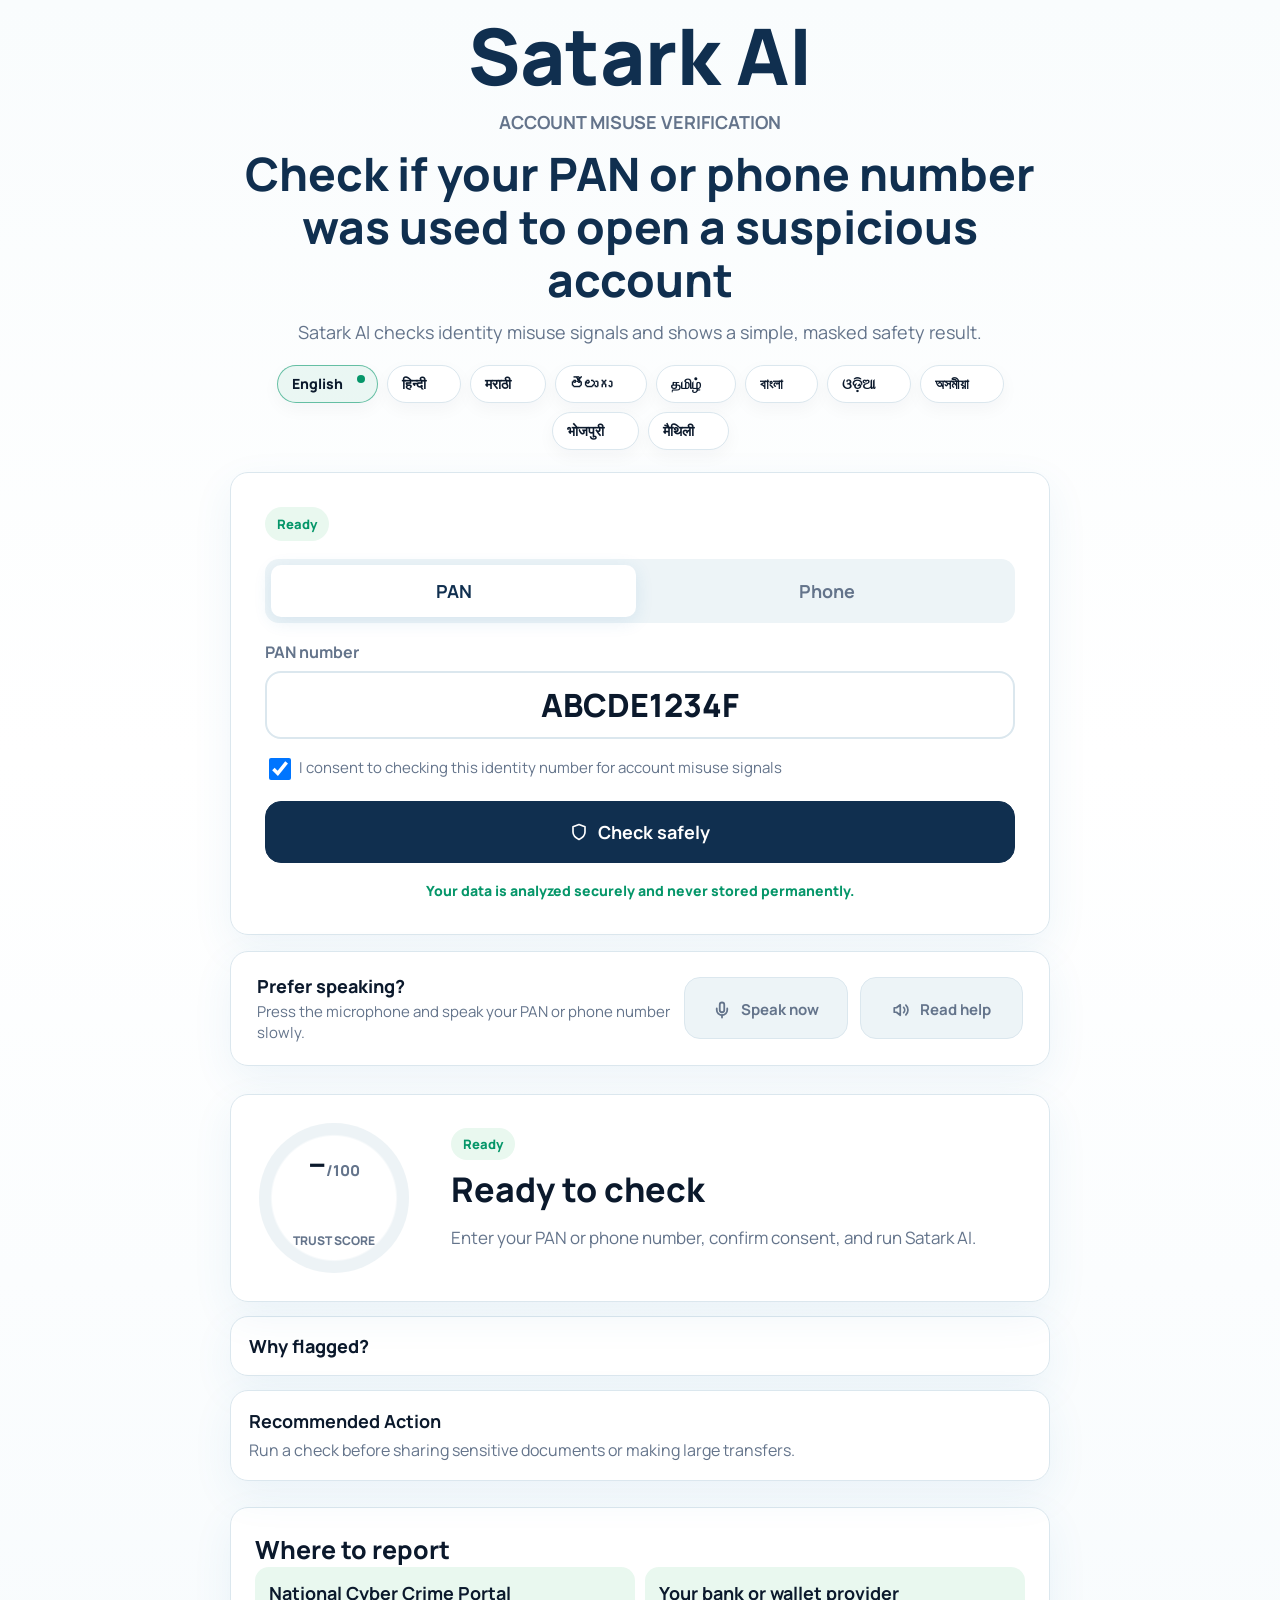
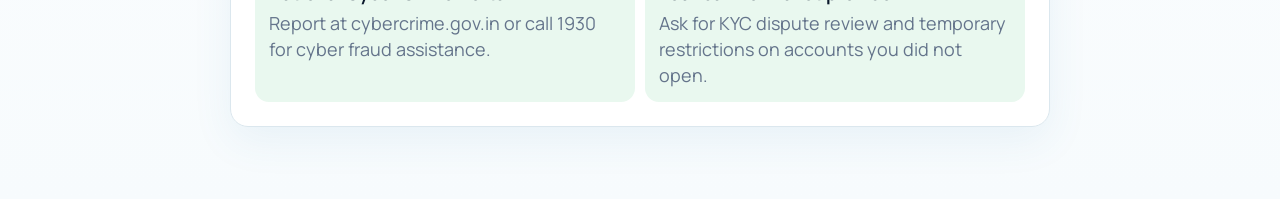
<file: frontend/selfcheck.html>
<!doctype html>
<html lang="en">
  <head>
    <meta charset="utf-8" />
    <meta name="viewport" content="width=device-width, initial-scale=1" />
    <title>Satark AI</title>
    <link rel="preconnect" href="https://fonts.googleapis.com" />
    <link rel="preconnect" href="https://fonts.gstatic.com" crossorigin />
    <link href="https://fonts.googleapis.com/css2?family=Manrope:wght@400;500;600;700;800&display=swap" rel="stylesheet" />
    <link rel="stylesheet" href="styles.css" />
  </head>
  <body class="selfcheck-page satark-page">
    <header class="satark-header">
      <div class="satark-brand">
        <h1 data-i18n="brandName">Satark AI</h1>
      </div>
      <div class="satark-header-actions">
      </div>
    </header>

    <main class="satark-shell">
      <section class="satark-detection">
        <div class="satark-hero-copy">
          <p class="eyebrow" data-i18n="misuseVerification">Account misuse verification</p>
          <h2 data-i18n="heroTitle">Check if your PAN or phone number was used to open a suspicious account</h2>
          <p data-i18n="heroBody">Satark AI checks identity misuse signals and shows a simple, masked safety result.</p>
          <div id="languagePills" class="satark-language-pills" aria-label="Regional language routing">
            <button type="button" data-language-pill="en">English</button>
            <button type="button" data-language-pill="hi">हिन्दी</button>
            <button type="button" data-language-pill="mr">मराठी</button>
            <button type="button" data-language-pill="te">తెలుగు</button>
            <button type="button" data-language-pill="ta">தமிழ்</button>
            <button type="button" data-language-pill="bn">বাংলা</button>
            <button type="button" data-language-pill="or">ଓଡ଼ିଆ</button>
            <button type="button" data-language-pill="as">অসমীয়া</button>
            <button type="button" data-language-pill="bho">भोजपुरी</button>
            <button type="button" data-language-pill="mai">मैथिली</button>
          </div>
        </div>

        <form id="identityCheckForm" class="satark-search-card">
          <span id="consumerStatusBadge" class="satark-inline-status">Ready</span>

          <div class="satark-tabs" role="tablist" aria-label="Identity type">
            <button class="active" type="button" data-identity-type="pan">PAN</button>
            <button type="button" data-identity-type="phone">Phone</button>
          </div>

          <label class="satark-input-label">
            <span id="identityInputLabel">PAN number</span>
            <input name="identifier" value="ABCDE1234F" autocomplete="off" inputmode="text" required />
          </label>

          <label class="satark-consent">
            <input name="consent" type="checkbox" checked />
            <span data-i18n="consentText">I consent to checking this identity number for account misuse signals</span>
          </label>

          <button class="satark-primary" type="submit">
            <span data-icon="shield"></span>
            <span data-i18n="runSelfCheck">Check safely</span>
          </button>

          <p class="satark-microcopy" data-i18n="privacyCopy">Your data is analyzed securely and never stored permanently.</p>
        </form>

        <div class="satark-voice-card">
          <div>
            <strong data-i18n="voiceTitle">Prefer speaking?</strong>
            <span id="voiceStatus" data-i18n="voiceReady">Press the microphone and speak your PAN or phone number slowly.</span>
          </div>
          <div class="voice-actions">
            <button id="startVoice" class="satark-voice-button" type="button">
              <span data-icon="mic"></span>
              <span data-i18n="speakNow">Speak now</span>
            </button>
            <button id="readHelp" class="satark-soft-button" type="button">
              <span data-icon="volume"></span>
              <span data-i18n="readHelp">Read help</span>
            </button>
          </div>
        </div>
      </section>

      <section id="resultSection" class="satark-result-section" aria-live="polite">
        <div id="identityCheckResult" class="satark-result-card is-empty">
          <div class="satark-score-ring" style="--score: 0">
            <strong>--<small>/100</small></strong>
            <span data-i18n="trustScore">Trust Score</span>
          </div>
          <div class="satark-result-copy">
            <span class="satark-risk-badge safe" data-i18n="ready">Ready</span>
            <h2 data-i18n="readyToCheck">Ready to check</h2>
            <p data-i18n="readyBody">Enter your PAN or phone number, confirm consent, and run Satark AI.</p>
          </div>
        </div>

        <details id="whyFlagged" class="satark-accordion">
          <summary data-i18n="whyFlagged">Why flagged?</summary>
          <ul id="flagReasons">
            <li data-i18n="noFlagYet">No check has been run yet.</li>
          </ul>
        </details>

        <div id="nextSteps" class="satark-recommendation">
          <strong data-i18n="recommendedAction">Recommended Action</strong>
          <span data-i18n="readyRecommendation">Run a check before sharing sensitive documents or making large transfers.</span>
        </div>

      </section>

      <section class="satark-help">
        <h2 data-i18n="contactHeading">Where to report</h2>
        <div class="satark-help-list">
          <article>
            <strong data-i18n="cyberPortal">National Cyber Crime Portal</strong>
            <p data-i18n="cyberDetail">Report at cybercrime.gov.in or call 1930 for cyber fraud assistance.</p>
          </article>
          <article>
            <strong data-i18n="bankContact">Your bank or wallet provider</strong>
            <p data-i18n="bankDetail">Ask for KYC dispute review and temporary restrictions on accounts you did not open.</p>
          </article>
        </div>
      </section>
    </main>

    <script src="config.js"></script>
    <script src="selfcheck.js"></script>
  </body>
</html>
</file>
<file: frontend/styles.css>
:root {
  color-scheme: light;
  --bg: #f6f7f4;
  --surface: #ffffff;
  --surface-soft: #eef3f0;
  --ink: #18201f;
  --muted: #66716d;
  --line: #d8ded9;
  --brand: #166064;
  --brand-2: #5f7f3b;
  --danger: #b73535;
  --danger-strong: #a92828;
  --warning: #b36b16;
  --success: #24714d;
  --hold: #2c4f7f;
  --shadow-sm: 0 1px 2px rgba(24, 32, 31, 0.06), 0 4px 14px rgba(24, 32, 31, 0.05);
  --shadow-md: 0 3px 8px rgba(24, 32, 31, 0.08), 0 12px 28px rgba(24, 32, 31, 0.07);
  --space: 16px;
  font-family: Inter, ui-sans-serif, system-ui, -apple-system, BlinkMacSystemFont, "Segoe UI", sans-serif;
}

* {
  box-sizing: border-box;
}

body {
  margin: 0;
  min-height: 100vh;
  background: var(--bg);
  color: var(--ink);
}

button {
  font: inherit;
}

a {
  text-decoration: none;
}

.app-header {
  display: flex;
  align-items: center;
  justify-content: space-between;
  gap: 20px;
  padding: 22px 28px;
  border-bottom: 1px solid var(--line);
  background: rgba(255, 255, 255, 0.92);
  box-shadow: 0 1px 10px rgba(24, 32, 31, 0.04);
  position: sticky;
  top: 0;
  z-index: 10;
}

.eyebrow {
  margin: 0 0 5px;
  color: var(--muted);
  font-size: 11px;
  font-weight: 700;
  letter-spacing: 0;
  text-transform: uppercase;
}

h1,
h2,
h3 {
  margin: 0;
  letter-spacing: 0;
}

h1 {
  font-size: clamp(24px, 4vw, 34px);
}

h2 {
  font-size: 19px;
  font-weight: 800;
}

h2 small {
  color: var(--muted);
  font-size: 12px;
  font-weight: 700;
  margin-left: 8px;
}

h3 {
  font-size: 14px;
}

.header-actions,
.panel-heading,
.segmented,
.text-button,
.primary-button {
  display: flex;
  align-items: center;
}

.header-actions {
  gap: 10px;
}

.live-pill {
  display: inline-flex;
  align-items: center;
  gap: 7px;
  min-height: 32px;
  border: 1px solid rgba(36, 113, 77, 0.28);
  border-radius: 999px;
  padding: 0 10px;
  color: var(--success);
  background: rgba(36, 113, 77, 0.1);
  font-size: 11px;
  font-weight: 900;
}

.live-pill i {
  width: 7px;
  height: 7px;
  border-radius: 50%;
  background: var(--success);
  box-shadow: 0 0 0 0 rgba(36, 113, 77, 0.45);
  animation: liveBlink 1.25s ease-out infinite;
}

.primary-button,
.text-button,
.icon-button,
.segmented button {
  border: 1px solid var(--line);
  background: var(--surface);
  color: var(--ink);
  border-radius: 6px;
  min-height: 38px;
  cursor: pointer;
}

.primary-button {
  gap: 8px;
  padding: 0 14px;
  background: var(--brand);
  border-color: var(--brand);
  color: #fff;
  font-weight: 700;
}

.text-button {
  gap: 7px;
  padding: 0 11px;
}

.icon-button {
  width: 40px;
  display: grid;
  place-items: center;
}

[data-icon] {
  width: 18px;
  height: 18px;
  display: inline-block;
  background: currentColor;
  mask-size: contain;
  mask-repeat: no-repeat;
  mask-position: center;
}

[data-icon="pause"] { mask-image: url("data:image/svg+xml,%3Csvg xmlns='http://www.w3.org/2000/svg' viewBox='0 0 24 24' fill='none' stroke='black' stroke-width='2.4' stroke-linecap='round'%3E%3Crect x='6' y='4' width='4' height='16'/%3E%3Crect x='14' y='4' width='4' height='16'/%3E%3C/svg%3E"); }
[data-icon="play"] { mask-image: url("data:image/svg+xml,%3Csvg xmlns='http://www.w3.org/2000/svg' viewBox='0 0 24 24' fill='black'%3E%3Cpath d='M8 5v14l11-7z'/%3E%3C/svg%3E"); }
[data-icon="zap"] { mask-image: url("data:image/svg+xml,%3Csvg xmlns='http://www.w3.org/2000/svg' viewBox='0 0 24 24' fill='black'%3E%3Cpath d='M13 2 3 14h7l-1 8 10-12h-7z'/%3E%3C/svg%3E"); }
[data-icon="check"] { mask-image: url("data:image/svg+xml,%3Csvg xmlns='http://www.w3.org/2000/svg' viewBox='0 0 24 24' fill='none' stroke='black' stroke-width='3' stroke-linecap='round' stroke-linejoin='round'%3E%3Cpath d='m20 6-11 11-5-5'/%3E%3C/svg%3E"); }
[data-icon="database"] { mask-image: url("data:image/svg+xml,%3Csvg xmlns='http://www.w3.org/2000/svg' viewBox='0 0 24 24' fill='none' stroke='black' stroke-width='2'%3E%3Cellipse cx='12' cy='5' rx='8' ry='3'/%3E%3Cpath d='M4 5v14c0 1.7 3.6 3 8 3s8-1.3 8-3V5'/%3E%3Cpath d='M4 12c0 1.7 3.6 3 8 3s8-1.3 8-3'/%3E%3C/svg%3E"); }
[data-icon="link"] { mask-image: url("data:image/svg+xml,%3Csvg xmlns='http://www.w3.org/2000/svg' viewBox='0 0 24 24' fill='none' stroke='black' stroke-width='2.4' stroke-linecap='round'%3E%3Cpath d='M10 13a5 5 0 0 0 7.1 0l2-2a5 5 0 0 0-7.1-7.1l-1.1 1.1'/%3E%3Cpath d='M14 11a5 5 0 0 0-7.1 0l-2 2A5 5 0 0 0 12 20.1l1.1-1.1'/%3E%3C/svg%3E"); }
[data-icon="activity"] { mask-image: url("data:image/svg+xml,%3Csvg xmlns='http://www.w3.org/2000/svg' viewBox='0 0 24 24' fill='none' stroke='black' stroke-width='2.3' stroke-linecap='round' stroke-linejoin='round'%3E%3Cpath d='M22 12h-4l-3 8-6-16-3 8H2'/%3E%3C/svg%3E"); }
[data-icon="shield"] { mask-image: url("data:image/svg+xml,%3Csvg xmlns='http://www.w3.org/2000/svg' viewBox='0 0 24 24' fill='none' stroke='black' stroke-width='2.2' stroke-linejoin='round'%3E%3Cpath d='M12 22s8-4 8-10V5l-8-3-8 3v7c0 6 8 10 8 10z'/%3E%3C/svg%3E"); }
[data-icon="refresh"] { mask-image: url("data:image/svg+xml,%3Csvg xmlns='http://www.w3.org/2000/svg' viewBox='0 0 24 24' fill='none' stroke='black' stroke-width='2.2' stroke-linecap='round' stroke-linejoin='round'%3E%3Cpath d='M21 12a9 9 0 0 1-15 6.7L3 16'/%3E%3Cpath d='M3 12a9 9 0 0 1 15-6.7L21 8'/%3E%3C/svg%3E"); }
[data-icon="mic"] { mask-image: url("data:image/svg+xml,%3Csvg xmlns='http://www.w3.org/2000/svg' viewBox='0 0 24 24' fill='none' stroke='black' stroke-width='2.4' stroke-linecap='round' stroke-linejoin='round'%3E%3Cpath d='M12 2a3 3 0 0 0-3 3v7a3 3 0 0 0 6 0V5a3 3 0 0 0-3-3Z'/%3E%3Cpath d='M19 10v2a7 7 0 0 1-14 0v-2'/%3E%3Cpath d='M12 19v3'/%3E%3C/svg%3E"); }
[data-icon="volume"] { mask-image: url("data:image/svg+xml,%3Csvg xmlns='http://www.w3.org/2000/svg' viewBox='0 0 24 24' fill='none' stroke='black' stroke-width='2.3' stroke-linecap='round' stroke-linejoin='round'%3E%3Cpath d='M11 5 6 9H3v6h3l5 4V5Z'/%3E%3Cpath d='M15.5 8.5a5 5 0 0 1 0 7'/%3E%3Cpath d='M18.5 5.5a9 9 0 0 1 0 13'/%3E%3C/svg%3E"); }
[data-icon="upload"] { mask-image: url("data:image/svg+xml,%3Csvg xmlns='http://www.w3.org/2000/svg' viewBox='0 0 24 24' fill='none' stroke='black' stroke-width='2.3' stroke-linecap='round' stroke-linejoin='round'%3E%3Cpath d='M12 16V4'/%3E%3Cpath d='m7 9 5-5 5 5'/%3E%3Cpath d='M20 16.5V20H4v-3.5'/%3E%3C/svg%3E"); }

.workspace {
  padding: 24px 28px 36px;
}

.metrics-strip {
  display: grid;
  grid-template-columns: repeat(5, minmax(0, 1fr));
  gap: var(--space);
  margin-bottom: var(--space);
}

.metrics-strip article,
.panel {
  background: var(--surface);
  border: 1px solid var(--line);
  border-radius: 8px;
  box-shadow: var(--shadow-sm);
  transition: transform 160ms ease, box-shadow 160ms ease, border-color 160ms ease;
}

.metrics-strip article {
  position: relative;
  padding: 18px;
  overflow: hidden;
}

.metrics-strip article:hover,
.panel:hover {
  transform: translateY(-1px);
  box-shadow: var(--shadow-md);
}

.risk-card::before {
  content: "";
  position: absolute;
  inset: 0;
  opacity: 0.14;
  pointer-events: none;
}

.risk-card.safe::before {
  background: #24714d;
}

.risk-card.review::before {
  background: #d89823;
}

.risk-card.freeze::before {
  background: #b73535;
}

.risk-card.prevented::before {
  background: #2c4f7f;
}

.risk-card.learning::before {
  background: #166064;
}

.risk-card.freeze,
.risk-card.prevented {
  animation: riskPulse 2.4s ease-in-out infinite;
}

.metrics-strip span,
.item-meta,
.alert-meta,
small {
  color: var(--muted);
  font-size: 12px;
}

.metrics-strip strong {
  position: relative;
  display: block;
  margin-top: 8px;
  font-size: 27px;
  line-height: 1.05;
}

.adaptive-ticker {
  display: flex;
  align-items: center;
  gap: 14px;
  margin-bottom: var(--space);
  padding: 16px 18px;
  border: 1px solid #b9d5d1;
  border-radius: 8px;
  background: #eff9f7;
  box-shadow: 0 0 0 0 rgba(22, 96, 100, 0.24);
  animation: fraudPulse 2s ease-in-out infinite;
}

.adaptive-ticker strong,
.adaptive-ticker span {
  display: block;
}

.adaptive-ticker span {
  color: var(--muted);
  font-size: 13px;
  margin-top: 3px;
}

.pulse-dot {
  width: 16px;
  height: 16px;
  border-radius: 50%;
  background: var(--brand);
  box-shadow: 0 0 0 0 rgba(22, 96, 100, 0.5);
  animation: dotPulse 1.25s ease-out infinite;
  flex: 0 0 auto;
}

.operations-grid {
  display: grid;
  grid-template-columns: minmax(320px, 1.25fr) minmax(300px, 0.8fr);
  gap: var(--space);
}

.ingest-panel {
  grid-column: 1 / -1;
}

.ingest-form,
.identity-form {
  display: grid;
}

.ingest-form {
  grid-template-columns: repeat(4, minmax(0, 1fr)) auto;
  gap: 12px;
  align-items: end;
  padding: 14px 16px 16px;
}

.ingest-form label,
.identity-form label {
  color: var(--muted);
  display: grid;
  gap: 6px;
  font-size: 12px;
  font-weight: 700;
}

.ingest-form input,
.ingest-form select,
.identity-form input {
  width: 100%;
  min-height: 38px;
  border: 1px solid var(--line);
  border-radius: 6px;
  background: #fff;
  color: var(--ink);
  font: inherit;
  padding: 0 10px;
}

.ingest-form button {
  justify-content: center;
  white-space: nowrap;
}

.identity-form {
  grid-template-columns: 150px minmax(180px, 1fr) minmax(190px, 0.9fr) auto;
  gap: 12px;
  align-items: end;
  padding: 14px 16px 16px;
}

.identity-type {
  align-self: end;
}

.consent-row {
  grid-template-columns: 18px 1fr;
  align-items: center;
  gap: 8px;
  min-height: 38px;
  color: var(--ink);
}

.consent-row input {
  min-height: auto;
}

.identity-result {
  margin: 0 16px 14px;
  border: 1px solid var(--line);
  border-radius: 7px;
  background: var(--surface-soft);
  padding: 13px;
}

.identity-result.review {
  border-color: rgba(179, 107, 22, 0.34);
  background: rgba(179, 107, 22, 0.08);
}

.identity-result.urgent {
  border-color: rgba(169, 40, 40, 0.34);
  background: rgba(169, 40, 40, 0.08);
}

.identity-result.clear {
  border-color: rgba(36, 113, 77, 0.26);
  background: rgba(36, 113, 77, 0.08);
}

.identity-result strong,
.identity-result span {
  display: block;
}

.identity-result span,
.identity-result li span,
.identity-history-item span {
  color: var(--muted);
  font-size: 12px;
  line-height: 1.45;
}

.identity-result ul {
  margin: 10px 0 0;
  padding-left: 18px;
}

.identity-result li + li {
  margin-top: 8px;
}

.identity-history {
  display: grid;
  grid-template-columns: repeat(2, minmax(0, 1fr));
  gap: 8px;
  padding: 0 16px 16px;
}

.identity-history-item {
  border: 1px solid var(--line);
  border-radius: 7px;
  background: #fff;
  padding: 10px;
}

.identity-history-item.review {
  border-color: rgba(179, 107, 22, 0.28);
}

.identity-history-item.urgent {
  border-color: rgba(169, 40, 40, 0.32);
}

.selfcheck-page {
  background:
    linear-gradient(180deg, #f8faf7 0, #eef5f2 100%);
  font-size: 18px;
}

.selfcheck-header {
  position: static;
}

.selfcheck-shell {
  width: min(1180px, calc(100% - 32px));
  margin: 0 auto;
  padding: 24px 0 40px;
}

.selfcheck-intro {
  display: grid;
  grid-template-columns: minmax(0, 1fr) minmax(260px, 0.45fr);
  gap: 24px;
  align-items: end;
  margin-bottom: 18px;
}

.selfcheck-intro h2 {
  max-width: 760px;
  font-size: clamp(28px, 5vw, 46px);
  line-height: 1.05;
}

.selfcheck-intro p {
  max-width: 720px;
  color: var(--muted);
  font-size: 18px;
  line-height: 1.6;
}

.language-picker {
  display: flex;
  align-items: center;
  gap: 8px;
  color: var(--muted);
  font-size: 13px;
  font-weight: 800;
}

.language-picker select {
  min-height: 42px;
  border: 1px solid var(--line);
  border-radius: 6px;
  background: #fff;
  color: var(--ink);
  font: inherit;
  padding: 0 10px;
}

.selfcheck-trust-strip {
  display: grid;
  gap: 8px;
}

.selfcheck-trust-strip span {
  display: flex;
  justify-content: space-between;
  gap: 14px;
  border: 1px solid var(--line);
  border-radius: 7px;
  background: #fff;
  color: var(--muted);
  padding: 12px 14px;
  font-size: 15px;
}

.selfcheck-trust-strip strong {
  color: var(--ink);
}

.selfcheck-grid {
  display: grid;
  grid-template-columns: minmax(0, 1fr);
  gap: var(--space);
  max-width: 820px;
  margin: 0 auto;
}

.voice-panel {
  display: flex;
  align-items: center;
  justify-content: space-between;
  gap: 16px;
  padding: 18px;
  margin-bottom: var(--space);
  background: #fff;
}

.voice-copy {
  display: grid;
  gap: 5px;
}

.voice-copy span {
  color: var(--muted);
  font-size: 16px;
  line-height: 1.45;
}

.voice-actions {
  display: flex;
  gap: 10px;
  flex-wrap: wrap;
}

.voice-button {
  display: inline-flex;
  align-items: center;
  justify-content: center;
  gap: 10px;
  min-height: 56px;
  border: 1px solid var(--danger-strong);
  border-radius: 8px;
  background: var(--danger-strong);
  color: #fff;
  cursor: pointer;
  font: inherit;
  font-weight: 900;
  padding: 0 20px;
}

.voice-button.listening {
  animation: blinkSeverity 1s steps(2, jump-none) infinite;
}

.large-touch {
  min-height: 56px;
  font-weight: 800;
}

.selfcheck-form {
  display: grid;
  gap: 16px;
  padding: 20px;
}

.selfcheck-form label {
  color: var(--muted);
  display: grid;
  gap: 7px;
  font-size: 16px;
  font-weight: 800;
}

.selfcheck-form input {
  width: 100%;
  min-height: 58px;
  border: 1px solid var(--line);
  border-radius: 6px;
  background: #fff;
  color: var(--ink);
  font: inherit;
  padding: 0 14px;
  font-size: 22px;
}

.selfcheck-form .primary-button {
  justify-content: center;
  min-height: 58px;
  font-size: 19px;
}

.selfcheck-result {
  min-height: 210px;
  margin: 18px;
  display: grid;
  align-content: center;
  gap: 8px;
}

.next-steps {
  margin: 0 18px 18px;
  border: 1px solid var(--line);
  border-radius: 7px;
  background: #fff;
  padding: 15px;
}

.next-steps.review {
  border-color: rgba(179, 107, 22, 0.34);
}

.next-steps.urgent {
  border-color: rgba(169, 40, 40, 0.34);
}

.next-steps strong,
.next-steps span {
  display: block;
}

.next-steps span {
  color: var(--muted);
  font-size: 16px;
  line-height: 1.45;
  margin-top: 4px;
}

.selfcheck-history {
  grid-template-columns: 1fr;
  padding: 18px;
}

.guidance-list {
  display: grid;
  gap: 1px;
  background: var(--line);
}

.guidance-list article {
  display: grid;
  grid-template-columns: 24px 1fr;
  gap: 12px;
  background: #fff;
  padding: 16px 18px;
}

.guidance-list [data-icon] {
  color: var(--brand);
}

.guidance-list p {
  color: var(--muted);
  font-size: 16px;
  line-height: 1.45;
  margin: 4px 0 0;
}

.report-contacts {
  display: grid;
  gap: 8px;
  margin-top: 12px;
}

.report-contacts li {
  line-height: 1.4;
}

.satark-page {
  --satark-bg: #fbfcfd;
  --satark-blue: #102f4f;
  --satark-blue-soft: #edf4f7;
  --satark-green: #059669;
  --satark-green-soft: #e9f8ef;
  --satark-ink: #0b192c;
  --satark-muted: #64748b;
  --satark-line: #dbe7ee;
  --satark-display-font: "Manrope", "Segoe UI Variable Display", "Segoe UI", "Noto Sans", "Noto Sans Devanagari", "Noto Sans Bengali", "Noto Sans Tamil", "Noto Sans Telugu", Arial, sans-serif;
  --satark-body-font: "Manrope", "Segoe UI Variable Text", "Segoe UI", "Noto Sans", "Noto Sans Devanagari", "Noto Sans Bengali", "Noto Sans Tamil", "Noto Sans Telugu", Arial, sans-serif;
  background: var(--satark-bg);
  color: var(--satark-ink);
  font-family: var(--satark-body-font);
}

.satark-header {
  display: flex;
  flex-direction: column;
  align-items: center;
  gap: 16px;
  width: min(900px, calc(100% - 32px));
  margin: 0 auto;
  padding: 18px 0 0;
  text-align: center;
}

.satark-brand {
  display: flex;
  justify-content: center;
  width: 100%;
  text-align: center;
}

.satark-header h1 {
  display: block;
  width: 100%;
  max-width: 100%;
  font-family: var(--satark-display-font);
  font-size: 72px;
  font-weight: 800;
  letter-spacing: 0;
  line-height: 0.96;
  margin: 0 auto;
  text-align: center;
}

.satark-header-actions {
  display: flex;
  align-items: center;
  gap: 12px;
  flex-wrap: wrap;
  justify-self: center;
}

.satark-header-actions:empty {
  display: none;
}

.satark-status,
.satark-inline-status {
  display: inline-flex;
  align-items: center;
  width: fit-content;
  min-height: 34px;
  border-radius: 999px;
  background: var(--satark-green-soft);
  color: var(--satark-green);
  font-size: 13px;
  font-weight: 900;
  padding: 0 12px;
}

.satark-status.danger,
.satark-inline-status.danger {
  background: #fff0f0;
  color: #b04444;
}

.satark-inline-status.watch {
  background: #fff5df;
  color: #9b6817;
}

.satark-shell {
  width: min(900px, calc(100% - 24px));
  margin: 0 auto;
  padding: 0 0 36px;
}

.satark-detection {
  display: grid;
  align-content: start;
  justify-items: center;
  gap: 16px;
  padding: 0 0 26px;
}

.satark-hero-copy {
  display: grid;
  justify-items: center;
  max-width: 760px;
  width: 100%;
  margin: 0 auto;
  text-align: center;
}

.satark-page .eyebrow {
  display: inline-flex;
  justify-content: center;
  width: max-content;
  max-width: 100%;
  font-weight: 700;
  text-align: center;
  margin: 0 auto 10px;
}

.satark-page strong,
.satark-page h2,
.satark-page label {
  letter-spacing: 0;
}

.satark-hero-copy h2 {
  font-family: var(--satark-display-font);
  width: 100%;
  font-size: 42px;
  line-height: 1.16;
  font-weight: 760;
  margin: 0 auto;
  text-align: center;
}

.satark-hero-copy p {
  color: var(--satark-muted);
  font-size: 18px;
  line-height: 1.55;
  margin: 12px auto 0;
  max-width: 650px;
  text-align: center;
}

.satark-language-pills {
  display: flex;
  flex-wrap: wrap;
  justify-content: center;
  gap: 9px;
  margin-top: 18px;
}

.satark-language-pills button {
  position: relative;
  min-height: 38px;
  border: 1px solid var(--satark-line);
  border-radius: 999px;
  background: #fff;
  color: var(--satark-ink);
  cursor: pointer;
  font: inherit;
  font-size: 14px;
  font-weight: 850;
  padding: 0 34px 0 14px;
  box-shadow: 0 6px 18px rgba(11, 25, 44, 0.04);
  transition: transform 180ms ease, border-color 180ms ease, box-shadow 180ms ease, background 180ms ease;
}

.satark-language-pills button:hover {
  transform: translateY(-2px);
  border-color: rgba(11, 25, 44, 0.72);
  box-shadow: 0 12px 24px rgba(11, 25, 44, 0.08);
}

.satark-language-pills button::after {
  content: "";
  position: absolute;
  top: 9px;
  right: 12px;
  width: 8px;
  height: 8px;
  border-radius: 999px;
  background: var(--satark-green);
  opacity: 0;
  transform: scale(0.6);
  transition: opacity 180ms ease, transform 180ms ease;
}

.satark-language-pills button.active {
  border-color: rgba(5, 150, 105, 0.55);
  background: linear-gradient(180deg, #fff, rgba(233, 248, 239, 0.8));
}

.satark-language-pills button.active::after {
  opacity: 1;
  transform: scale(1);
}

.satark-search-card,
.satark-result-card,
.satark-accordion,
.satark-recommendation,
.satark-upload-section,
.satark-help,
.satark-voice-card {
  border: 1px solid var(--satark-line);
  border-radius: 18px;
  background: rgba(255, 255, 255, 0.96);
  box-shadow: 0 14px 40px rgba(45, 127, 184, 0.08);
}

.satark-search-card {
  display: grid;
  gap: 18px;
  width: min(820px, 100%);
  margin: 0 auto;
  padding: clamp(18px, 4vw, 30px);
}

.satark-tabs {
  display: grid;
  grid-template-columns: 1fr 1fr;
  gap: 8px;
  padding: 6px;
  border-radius: 14px;
  background: var(--satark-blue-soft);
}

.satark-tabs button {
  min-height: 52px;
  border: 0;
  border-radius: 10px;
  background: transparent;
  color: var(--satark-muted);
  cursor: pointer;
  font: inherit;
  font-weight: 700;
}

.satark-tabs button.active {
  background: #fff;
  color: var(--satark-blue);
  box-shadow: 0 4px 18px rgba(45, 127, 184, 0.12);
}

.satark-input-label {
  display: grid;
  gap: 8px;
  color: var(--satark-muted);
  font-size: 16px;
  font-weight: 700;
}

.satark-input-label input {
  width: 100%;
  min-height: 68px;
  border: 2px solid var(--satark-line);
  border-radius: 16px;
  background: #fff;
  color: var(--satark-ink);
  font: inherit;
  font-size: clamp(22px, 6vw, 32px);
  font-weight: 800;
  text-align: center;
  padding: 0 16px;
}

.satark-input-label input:focus {
  outline: 4px solid rgba(45, 127, 184, 0.15);
  border-color: var(--satark-blue);
}

.satark-consent {
  display: grid;
  grid-template-columns: 24px 1fr;
  gap: 10px;
  align-items: start;
  color: var(--satark-muted);
  font-size: 15px;
  line-height: 1.45;
}

.satark-consent input {
  width: 22px;
  height: 22px;
  margin-top: 1px;
}

.satark-primary,
.satark-voice-button,
.satark-soft-button {
  display: inline-flex;
  align-items: center;
  justify-content: center;
  gap: 10px;
  min-height: 62px;
  border-radius: 16px;
  cursor: pointer;
  font: inherit;
  font-size: 18px;
  font-weight: 700;
  padding: 0 20px;
}

.satark-primary {
  border: 1px solid var(--satark-blue);
  background: var(--satark-blue);
  color: #fff;
}

.satark-soft-button,
.satark-voice-button {
  border: 1px solid var(--satark-line);
  background: var(--satark-blue-soft);
  color: var(--satark-blue);
}

.satark-voice-button,
.satark-soft-button {
  position: relative;
  overflow: visible;
  isolation: isolate;
  transition: transform 180ms ease, box-shadow 220ms ease, border-color 180ms ease, background 180ms ease;
}

.satark-voice-button:hover,
.satark-soft-button:hover {
  transform: scale(1.05);
  border-color: rgba(5, 150, 105, 0.32);
  box-shadow: 0 0 20px rgba(5, 150, 105, 0.15), 0 14px 26px rgba(11, 25, 44, 0.08);
}

.satark-voice-button.listening,
.satark-soft-button.speaking {
  color: #fff;
  border-color: rgba(5, 150, 105, 0.55);
  background: linear-gradient(135deg, #059669, #10b981);
}

.satark-voice-button.listening::after,
.satark-soft-button.speaking::after {
  content: "";
  position: absolute;
  inset: -9px;
  border: 2px solid rgba(5, 150, 105, 0.34);
  border-radius: 22px;
  animation: voicePing 1.35s cubic-bezier(0.2, 0.7, 0.2, 1) infinite;
  z-index: -1;
}

.satark-voice-button.processing {
  color: var(--satark-green);
  background: #fff;
  border-color: rgba(5, 150, 105, 0.35);
}

.satark-voice-button.processing::before {
  content: "";
  width: 18px;
  height: 18px;
  border: 2px solid rgba(5, 150, 105, 0.18);
  border-top-color: var(--satark-green);
  border-radius: 50%;
  animation: spinOutline 0.78s linear infinite;
}

.satark-voice-button.processing [data-icon] {
  display: none;
}

#voiceStatus.processing {
  display: inline-block;
  border-radius: 8px;
  background: linear-gradient(90deg, rgba(100, 116, 139, 0.08) 0%, rgba(5, 150, 105, 0.14) 48%, rgba(100, 116, 139, 0.08) 100%);
  background-size: 220% 100%;
  color: transparent;
  animation: skeletonGlimmer 1.15s ease-in-out infinite;
}

.satark-microcopy {
  margin: 0;
  color: var(--satark-green);
  font-size: 14px;
  font-weight: 800;
  text-align: center;
}

.satark-voice-card {
  width: min(820px, 100%);
  margin: 0 auto;
  display: flex;
  align-items: center;
  justify-content: space-between;
  gap: 14px;
  padding: 16px;
}

.satark-voice-card strong,
.satark-voice-card span {
  display: block;
}

.satark-voice-card span {
  color: var(--satark-muted);
  font-size: 15px;
  line-height: 1.4;
  margin-top: 3px;
}

.satark-result-section {
  display: grid;
  gap: 14px;
  width: min(820px, 100%);
  margin: 0 auto 26px;
  scroll-margin-top: 20px;
}

.satark-result-card {
  display: grid;
  grid-template-columns: 170px 1fr;
  gap: 22px;
  align-items: center;
  padding: clamp(18px, 4vw, 28px);
}

.satark-score-ring {
  --score: 0;
  width: 150px;
  aspect-ratio: 1;
  border-radius: 50%;
  display: grid;
  place-items: center;
  text-align: center;
  background:
    radial-gradient(circle at center, #fff 58%, transparent 60%),
    conic-gradient(var(--ring-color, var(--satark-green)) calc(var(--score) * 1%), #edf3f6 0);
}

.satark-score-ring strong {
  display: block;
  font-size: 34px;
  line-height: 1;
}

.satark-score-ring small {
  color: var(--satark-muted);
  font-size: 15px;
  font-weight: 900;
}

.satark-score-ring span {
  display: block;
  color: var(--satark-muted);
  font-size: 12px;
  font-weight: 900;
  margin-top: 5px;
  text-transform: uppercase;
}

.satark-score-ring.safe {
  --ring-color: var(--satark-green);
}

.satark-score-ring.watch {
  --ring-color: #d99a2b;
}

.satark-score-ring.danger {
  --ring-color: #d45b5b;
}

.satark-result-copy h2 {
  font-size: clamp(23px, 5vw, 34px);
  line-height: 1.12;
  margin-top: 10px;
}

.satark-result-copy p,
.satark-match-list span {
  color: var(--satark-muted);
  font-size: 17px;
  line-height: 1.5;
}

.satark-risk-badge {
  display: inline-flex;
  width: fit-content;
  border-radius: 999px;
  padding: 7px 12px;
  font-size: 13px;
  font-weight: 950;
}

.satark-risk-badge.safe {
  background: var(--satark-green-soft);
  color: var(--satark-green);
}

.satark-risk-badge.watch {
  background: #fff5df;
  color: #9b6817;
}

.satark-risk-badge.danger {
  background: #fff0f0;
  color: #b04444;
}

.satark-accordion {
  padding: 0;
  overflow: hidden;
}

.satark-accordion summary {
  cursor: pointer;
  min-height: 58px;
  display: flex;
  align-items: center;
  padding: 0 18px;
  color: var(--satark-ink);
  font-weight: 900;
}

.satark-accordion ul {
  margin: 0;
  padding: 0 22px 18px 40px;
  color: var(--satark-muted);
  line-height: 1.7;
}

.satark-recommendation {
  padding: 18px;
}

.satark-recommendation strong {
  display: block;
  font-size: 18px;
}

.satark-recommendation span {
  display: block;
  color: var(--satark-muted);
  font-size: 16px;
  line-height: 1.5;
  margin-top: 5px;
}

.satark-upload-section,
.satark-help {
  width: min(820px, 100%);
  margin: 0 auto 18px;
  padding: clamp(18px, 4vw, 24px);
}

.satark-upload-section h2,
.satark-help h2 {
  font-size: 25px;
}

.satark-upload-section p {
  color: var(--satark-muted);
  line-height: 1.5;
}

.satark-upload-grid {
  display: grid;
  grid-template-columns: 1fr 1fr;
  gap: 12px;
  margin-top: 14px;
}

.satark-upload-box {
  min-height: 160px;
  border: 2px dashed #abd4e8;
  border-radius: 18px;
  display: grid;
  place-items: center;
  align-content: center;
  gap: 7px;
  color: var(--satark-blue);
  background: #fbfdff;
  text-align: center;
  cursor: pointer;
  padding: 16px;
}

.satark-upload-box input {
  display: none;
}

.satark-upload-box [data-icon] {
  width: 34px;
  height: 34px;
}

.satark-upload-box small {
  color: var(--satark-muted);
  font-size: 13px;
}

.satark-help-list {
  display: grid;
  gap: 10px;
}

.satark-help-list article {
  border-radius: 14px;
  background: var(--satark-green-soft);
  padding: 14px;
}

.satark-help-list p {
  color: var(--satark-muted);
  line-height: 1.45;
  margin: 5px 0 0;
}

@media (max-width: 720px) {
  .satark-header,
  .satark-header-actions,
  .satark-voice-card {
    align-items: stretch;
    flex-direction: column;
  }

  .satark-header {
    display: flex;
    align-items: center;
  }

  .satark-brand,
  .satark-header-actions {
    justify-self: stretch;
    text-align: center;
  }

  .satark-brand {
    justify-content: center;
  }

  .satark-header h1 {
    width: 100%;
    font-size: 50px;
  }

  .satark-hero-copy h2 {
    font-size: 32px;
  }

  .satark-detection {
    min-height: auto;
    padding-top: 12px;
  }

  .satark-result-card {
    grid-template-columns: 1fr;
    justify-items: center;
    text-align: center;
  }

  .satark-upload-grid {
    grid-template-columns: 1fr;
  }

  .language-picker,
  .language-picker select,
  .satark-primary,
  .satark-voice-button,
  .satark-soft-button {
    width: 100%;
  }
}

@media (min-width: 900px) {
  .satark-page {
    background:
      linear-gradient(180deg, #f9fcfd 0%, #ffffff 42%, #f7fbfd 100%);
  }

  .satark-header {
    width: min(960px, calc(100% - 48px));
    display: flex;
    align-items: center;
    padding: 18px 0 0;
  }

  .satark-brand {
    text-align: center;
  }

  .satark-header h1 {
    width: 100%;
    font-size: 78px;
    font-weight: 800;
  }

  .satark-header-actions {
    justify-self: center;
  }

  .satark-shell {
    width: min(960px, calc(100% - 48px));
    padding: 0 0 54px;
  }

  .satark-detection {
    min-height: auto;
    grid-template-columns: 1fr;
    justify-items: center;
    gap: 16px;
    padding: 0 0 28px;
  }

  .satark-hero-copy {
    display: grid;
    justify-items: center;
    max-width: 820px;
    margin: 0 auto;
    text-align: center;
    border: 0;
    border-radius: 0;
    background: transparent;
    box-shadow: none;
    padding: 0 12px 6px;
  }

  .satark-hero-copy h2 {
    max-width: 820px;
    font-size: 46px;
    text-align: center;
  }

  .satark-hero-copy p {
    margin-left: auto;
    margin-right: auto;
    max-width: 700px;
    text-align: center;
  }

  .satark-search-card {
    width: min(820px, 100%);
    min-height: auto;
    margin: 0 auto;
    padding: 34px;
  }

  .satark-voice-card {
    width: min(820px, 100%);
    margin: 0 auto;
    align-items: center;
    flex-direction: row;
    justify-content: center;
    padding: 22px 26px;
  }

  .voice-actions {
    width: min(380px, 100%);
    display: grid;
    grid-template-columns: 1fr 1fr;
    gap: 12px;
  }

  .satark-result-section,
  .satark-help {
    width: min(820px, 100%);
  }

  .satark-help-list {
    grid-template-columns: 1fr 1fr;
  }
}

@keyframes voicePing {
  0% {
    opacity: 0.65;
    transform: scale(0.96);
  }
  55% {
    opacity: 0.18;
    transform: scale(1.1);
  }
  100% {
    opacity: 0;
    transform: scale(1.18);
  }
}

@keyframes spinOutline {
  to {
    transform: rotate(360deg);
  }
}

@keyframes skeletonGlimmer {
  from {
    background-position: 180% 0;
  }
  to {
    background-position: -40% 0;
  }
}

.panel {
  min-width: 0;
  overflow: hidden;
}

.panel-heading {
  justify-content: space-between;
  gap: 12px;
  padding: 17px 18px;
  border-bottom: 1px solid var(--line);
}

.segmented {
  padding: 3px;
  border: 1px solid var(--line);
  border-radius: 7px;
  background: var(--surface-soft);
}

.segmented button {
  min-height: 30px;
  padding: 0 10px;
  border: 0;
  background: transparent;
  color: var(--muted);
}

.segmented button.active {
  background: var(--surface);
  color: var(--ink);
  box-shadow: 0 1px 3px rgba(0, 0, 0, 0.08);
}

.transaction-list,
.alert-queue {
  display: grid;
  gap: 10px;
  padding: 14px;
  max-height: 456px;
  overflow: auto;
  scroll-behavior: smooth;
}

.transaction-item,
.alert-item {
  border: 1px solid var(--line);
  border-radius: 7px;
  padding: 12px;
  background: #fff;
  box-shadow: 0 1px 5px rgba(24, 32, 31, 0.04);
  transition: transform 160ms ease, border-color 160ms ease, box-shadow 160ms ease;
}

.transaction-item {
  position: relative;
  animation: transactionFlow 420ms ease-out both;
}

.transaction-item:first-child {
  box-shadow: 0 0 0 1px rgba(22, 96, 100, 0.1), var(--shadow-sm);
}

.transaction-item:hover,
.alert-item:hover {
  transform: translateY(-1px);
  border-color: #c6d0ca;
  box-shadow: var(--shadow-sm);
}

.transaction-item::before {
  content: "";
  position: absolute;
  left: 0;
  top: 0;
  bottom: 0;
  width: 4px;
  background: var(--success);
}

.transaction-item.risk-review::before {
  background: var(--warning);
}

.transaction-item.risk-freeze::before {
  background: var(--danger-strong);
  animation: blinkSeverity 1s steps(2, jump-none) infinite;
}

.transaction-item.risk-freeze {
  border-color: rgba(169, 40, 40, 0.38);
  box-shadow: 0 0 0 1px rgba(169, 40, 40, 0.08), var(--shadow-sm);
}

.transaction-item.risk-review {
  border-color: rgba(179, 107, 22, 0.34);
}

.item-top,
.alert-top {
  display: flex;
  align-items: start;
  justify-content: space-between;
  gap: 10px;
}

.channel {
  font-weight: 800;
  color: var(--brand);
}

.amount {
  font-weight: 800;
}

.risk-chip {
  display: inline-flex;
  align-items: center;
  min-height: 22px;
  border-radius: 999px;
  padding: 2px 8px;
  font-size: 11px;
  font-weight: 800;
  margin-left: 8px;
  vertical-align: 1px;
}

.risk-chip.safe {
  color: var(--success);
  background: rgba(36, 113, 77, 0.12);
}

.risk-chip.review {
  color: var(--warning);
  background: rgba(179, 107, 22, 0.14);
}

.risk-chip.freeze {
  color: var(--danger-strong);
  background: rgba(169, 40, 40, 0.12);
}

.risk-meter {
  height: 7px;
  margin-top: 10px;
  border-radius: 999px;
  background: var(--surface-soft);
  overflow: hidden;
}

.risk-meter span {
  display: block;
  height: 100%;
  background: var(--success);
}

.risk-meter span.medium {
  background: var(--warning);
}

.risk-meter span.high {
  background: var(--danger);
}

.status-badge {
  white-space: nowrap;
  border-radius: 999px;
  padding: 5px 9px;
  color: var(--brand);
  background: #e7f3f1;
  font-size: 12px;
  font-weight: 800;
}

.status-badge.high,
.status-badge.block {
  color: #fff;
  background: var(--danger-strong);
  animation: blinkSeverity 1s steps(2, jump-none) infinite;
}

.status-badge.hold {
  color: #fff;
  background: var(--hold);
  animation: alertGlow 1.8s ease-in-out infinite;
}

.status-badge.medium {
  color: #fff;
  background: var(--warning);
}

.status-badge.neutral {
  color: var(--muted);
  background: var(--surface-soft);
}

.decision-detail {
  padding: 18px;
  display: grid;
  grid-template-columns: repeat(2, minmax(0, 1fr));
  gap: 12px;
}

.detail-cell {
  border: 1px solid var(--line);
  border-radius: 7px;
  padding: 12px;
  background: var(--surface-soft);
}

.detail-cell span {
  display: block;
  color: var(--muted);
  font-size: 12px;
  margin-bottom: 4px;
}

.detail-cell strong {
  font-size: 16px;
  overflow-wrap: anywhere;
}

.reason-box {
  margin: 0 18px 18px;
  border-top: 1px solid var(--line);
  padding-top: 14px;
}

.reason-box ul {
  margin: 10px 0 0;
  padding-left: 18px;
  color: var(--muted);
  line-height: 1.55;
}

.model-breakdown {
  display: grid;
  grid-template-columns: repeat(2, minmax(0, 1fr));
  gap: 10px;
  margin-top: 10px;
}

.model-chip {
  border: 1px solid var(--line);
  border-radius: 7px;
  background: var(--surface-soft);
  padding: 10px;
}

.model-chip span {
  display: block;
  color: var(--muted);
  font-size: 11px;
}

.model-chip strong {
  display: block;
  margin-top: 3px;
  font-size: 14px;
  line-height: 1.25;
  overflow-wrap: anywhere;
}

.feedback-actions {
  display: flex;
  gap: 8px;
  padding: 0 16px 16px;
  flex-wrap: wrap;
}

.feedback-actions .text-button {
  transition: transform 140ms ease, box-shadow 180ms ease, border-color 180ms ease, background 180ms ease;
}

.feedback-actions .text-button:active {
  transform: translateY(1px);
}

.feedback-actions .text-button.loading {
  color: var(--muted);
  background: var(--surface-soft);
  cursor: wait;
}

.feedback-actions .text-button.success {
  border-color: rgba(36, 113, 77, 0.35);
  background: rgba(36, 113, 77, 0.1);
  color: var(--success);
  box-shadow: 0 0 0 3px rgba(36, 113, 77, 0.09);
}

#falsePositive.success {
  border-color: rgba(179, 107, 22, 0.35);
  background: rgba(179, 107, 22, 0.1);
  color: var(--warning);
  box-shadow: 0 0 0 3px rgba(179, 107, 22, 0.09);
}

.feedback-status {
  margin: 0 18px 18px;
  border: 1px solid var(--line);
  border-radius: 7px;
  background: var(--surface-soft);
  color: var(--muted);
  font-size: 12px;
  line-height: 1.45;
  padding: 10px 12px;
  overflow-wrap: anywhere;
  transition: border-color 180ms ease, background 180ms ease, color 180ms ease;
}

.feedback-status.success {
  border-color: rgba(36, 113, 77, 0.28);
  background: rgba(36, 113, 77, 0.09);
  color: var(--success);
}

.feedback-status.review {
  border-color: rgba(179, 107, 22, 0.28);
  background: rgba(179, 107, 22, 0.09);
  color: var(--warning);
}

.ncrp-output {
  margin: 0 18px 18px;
  max-height: 240px;
  overflow: auto;
  border: 1px solid rgba(22, 96, 100, 0.18);
  border-radius: 7px;
  background: #0f1918;
  color: #e8f3ee;
  font-size: 12px;
  line-height: 1.45;
  padding: 12px;
  white-space: pre-wrap;
}

.graph-panel {
  grid-column: 1;
}

.queue-panel {
  grid-column: 2;
  grid-row: span 2;
}

.lineage-panel {
  grid-column: 1;
}

.lineage-note {
  margin: 0 18px 14px;
  border: 1px solid rgba(22, 96, 100, 0.16);
  border-radius: 7px;
  background: rgba(22, 96, 100, 0.06);
  color: var(--muted);
  font-size: 12px;
  line-height: 1.45;
  padding: 10px 12px;
}

.lineage-list {
  display: grid;
  gap: 10px;
  padding: 0 18px 18px;
}

.lineage-item {
  display: grid;
  grid-template-columns: 74px minmax(0, 1fr);
  gap: 12px;
  border: 1px solid var(--line);
  border-left: 4px solid rgba(22, 96, 100, 0.62);
  border-radius: 7px;
  background: var(--surface-soft);
  padding: 12px;
  box-shadow: var(--shadow-sm);
}

.lineage-item time {
  color: var(--muted);
  font-size: 12px;
  font-weight: 700;
}

.lineage-item span,
.lineage-item small {
  display: block;
  color: var(--muted);
  font-size: 11px;
  line-height: 1.4;
}

.lineage-item strong {
  display: block;
  margin: 3px 0;
  font-size: 14px;
}

.lineage-item p {
  margin: 0 0 6px;
  color: var(--ink);
  font-size: 12px;
  line-height: 1.45;
}

.lineage-item.empty {
  border-left-color: rgba(179, 107, 22, 0.5);
}

canvas {
  display: block;
  width: 100%;
  height: 430px;
  cursor: pointer;
  background:
    radial-gradient(circle at 18% 22%, rgba(36, 113, 77, 0.08), transparent 28%),
    radial-gradient(circle at 78% 60%, rgba(183, 53, 53, 0.08), transparent 30%),
    #f9fbf8;
}

.graph-panel {
  position: relative;
}

.graph-tooltip {
  position: absolute;
  z-index: 4;
  max-width: 260px;
  border: 1px solid rgba(22, 96, 100, 0.2);
  border-radius: 7px;
  background: rgba(255, 255, 255, 0.96);
  box-shadow: var(--shadow-md);
  padding: 10px;
  color: var(--ink);
  font-size: 12px;
  pointer-events: none;
}

.graph-tooltip strong {
  display: block;
  margin-bottom: 4px;
}

.graph-tooltip span {
  display: block;
  color: var(--muted);
  line-height: 1.35;
}

.graph-inspector {
  border-top: 1px solid var(--line);
  padding: 16px 18px 18px;
  display: grid;
  gap: 8px;
  background: #fff;
}

.graph-inspector strong {
  font-size: 15px;
}

.graph-inspector span,
.graph-inspector li {
  color: var(--muted);
  font-size: 13px;
  line-height: 1.45;
}

.graph-inspector ul {
  margin: 2px 0 0;
  padding-left: 18px;
}

.architecture-panel {
  margin-top: var(--space);
}

.pipeline {
  display: grid;
  grid-template-columns: repeat(5, minmax(0, 1fr));
  gap: 1px;
  background: var(--line);
}

.pipeline div {
  min-height: 124px;
  padding: 18px;
  background: #fff;
  display: grid;
  align-content: start;
  gap: 8px;
}

.pipeline [data-icon] {
  color: var(--brand-2);
}

.pipeline strong,
.pipeline small {
  display: block;
}

@media (max-width: 980px) {
  .metrics-strip,
  .operations-grid,
  .pipeline,
  .ingest-form,
  .selfcheck-intro,
  .identity-form,
  .identity-history {
    grid-template-columns: 1fr 1fr;
  }

  .graph-panel,
  .queue-panel,
  .lineage-panel,
  .selfcheck-card,
  .selfcheck-result-panel,
  .selfcheck-history-panel,
  .selfcheck-info-panel {
    grid-column: auto;
    grid-row: auto;
  }
}

@media (max-width: 820px) {
  .voice-panel,
  .selfcheck-header .header-actions {
    align-items: stretch;
    flex-direction: column;
  }

  .voice-actions,
  .voice-button,
  .large-touch,
  .language-picker,
  .language-picker select {
    width: 100%;
  }
}

@keyframes transactionFlow {
  from {
    opacity: 0;
    transform: translateX(-14px);
  }
  to {
    opacity: 1;
    transform: translateX(0);
  }
}

@keyframes alertSlideIn {
  from {
    opacity: 0;
    transform: translateY(7px);
  }
  to {
    opacity: 1;
    transform: translateY(0);
  }
}

.alert-item {
  animation: alertSlideIn 260ms ease-out both;
}

.alert-item:first-child {
  border-color: rgba(183, 53, 53, 0.28);
  background: linear-gradient(90deg, rgba(183, 53, 53, 0.055), #fff 34%);
}

@keyframes blinkSeverity {
  50% {
    filter: brightness(1.35);
    box-shadow: 0 0 0 3px rgba(183, 53, 53, 0.16);
  }
}

@keyframes alertGlow {
  50% {
    box-shadow: 0 0 0 3px rgba(44, 79, 127, 0.16);
  }
}

@keyframes fraudPulse {
  50% {
    box-shadow: 0 0 0 5px rgba(22, 96, 100, 0.1);
  }
}

@keyframes dotPulse {
  70% {
    box-shadow: 0 0 0 12px rgba(22, 96, 100, 0);
  }
  100% {
    box-shadow: 0 0 0 0 rgba(22, 96, 100, 0);
  }
}

@keyframes riskPulse {
  50% {
    transform: translateY(-1px);
  }
}

@keyframes liveBlink {
  70% {
    box-shadow: 0 0 0 9px rgba(36, 113, 77, 0);
  }
  100% {
    box-shadow: 0 0 0 0 rgba(36, 113, 77, 0);
  }
}

@keyframes ingestionFlash {
  50% {
    color: var(--brand);
  }
}

.feed-active {
  animation: ingestionFlash 700ms ease;
}

@media (max-width: 680px) {
  .app-header,
  .panel-heading {
    align-items: stretch;
    flex-direction: column;
  }

  .workspace,
  .app-header {
    padding-left: 14px;
    padding-right: 14px;
  }

  .metrics-strip,
  .operations-grid,
    .pipeline,
    .decision-detail,
    .ingest-form,
    .selfcheck-intro,
    .identity-form,
    .identity-history,
    .model-breakdown {
    grid-template-columns: 1fr;
  }

  .header-actions {
    justify-content: space-between;
  }
}

/* --- Premium Aesthetics and Typography for Satark AI --- */
.satark-page {
  font-family: var(--satark-body-font) !important;
}

.satark-header h1,
.satark-hero-copy h2,
.satark-voice-card strong,
.satark-result-copy h2,
.satark-accordion summary,
.satark-help h2 {
  font-family: var(--satark-display-font) !important;
  font-weight: 760 !important;
  letter-spacing: 0 !important;
}

.satark-header h1 {
  font-weight: 800 !important;
  width: 100% !important;
  margin-inline: auto !important;
}

.satark-brand,
.satark-hero-copy {
  justify-items: center !important;
  justify-content: center !important;
  text-align: center !important;
}

.satark-page .eyebrow {
  margin-inline: auto !important;
  text-align: center !important;
}

/* Trusted solid navy for main titles */
.satark-header h1,
.satark-hero-copy h2 {
  background: none;
  -webkit-background-clip: initial;
  -webkit-text-fill-color: var(--satark-blue);
  background-clip: initial;
  color: var(--satark-blue);
  display: block;
  text-align: center;
}

/* Premium Card Transitions */
.satark-search-card,
.satark-voice-card,
.satark-result-card,
.satark-help article {
  transition: transform 300ms cubic-bezier(0.16, 1, 0.3, 1), 
              box-shadow 300ms cubic-bezier(0.16, 1, 0.3, 1), 
              border-color 300ms cubic-bezier(0.16, 1, 0.3, 1) !important;
}

.satark-search-card:hover,
.satark-voice-card:hover,
.satark-result-card:hover,
.satark-help article:hover {
  transform: translateY(-4px);
  border-color: rgba(18, 53, 91, 0.18) !important;
  box-shadow: 0 18px 36px rgba(18, 53, 91, 0.07) !important;
}

/* Moving Light-Sweep Glimmer Effect Keyframe */
@keyframes sweep {
  0% {
    left: -120%;
  }
  100% {
    left: 120%;
  }
}

/* Apply Sweep Glimmer Overlay on Cards */
.satark-search-card,
.satark-voice-card,
.satark-result-card {
  position: relative;
  overflow: hidden;
}

.satark-search-card::after,
.satark-voice-card::after,
.satark-result-card::after {
  content: '';
  position: absolute;
  top: 0;
  left: -120%;
  width: 30%;
  height: 100%;
  background: linear-gradient(
    to right,
    transparent 0%,
    rgba(255, 255, 255, 0.65) 50%,
    transparent 100%
  );
  transform: skewX(-25deg);
  pointer-events: none;
}

.satark-search-card:hover::after,
.satark-voice-card:hover::after,
.satark-result-card:hover::after {
  animation: sweep 1.6s cubic-bezier(0.25, 0.46, 0.45, 0.94) infinite;
}

/* Hover and active states for input elements */
.satark-input-label input {
  transition: border-color 220ms ease, box-shadow 220ms ease !important;
}
.satark-input-label input:hover {
  border-color: rgba(18, 53, 91, 0.42);
}

/* Language pills interactive outlines */
.satark-language-pills button {
  transition: transform 200ms ease, border-color 200ms ease, background 200ms ease, box-shadow 200ms ease !important;
}
.satark-language-pills button:hover {
  border-color: var(--satark-blue) !important;
  box-shadow: 0 4px 12px rgba(11, 25, 44, 0.08) !important;
  transform: translateY(-2px);
}
.satark-language-pills button.active {
  border-color: rgba(5, 150, 105, 0.58) !important;
  background: rgba(5, 150, 105, 0.07) !important;
}

/* Interactive Tabs styling */
.satark-tabs button {
  transition: background-color 200ms ease, color 200ms ease, box-shadow 200ms ease !important;
}
.satark-tabs button:hover:not(.active) {
  background: rgba(11, 25, 44, 0.04);
  color: var(--satark-blue);
}
</file>
